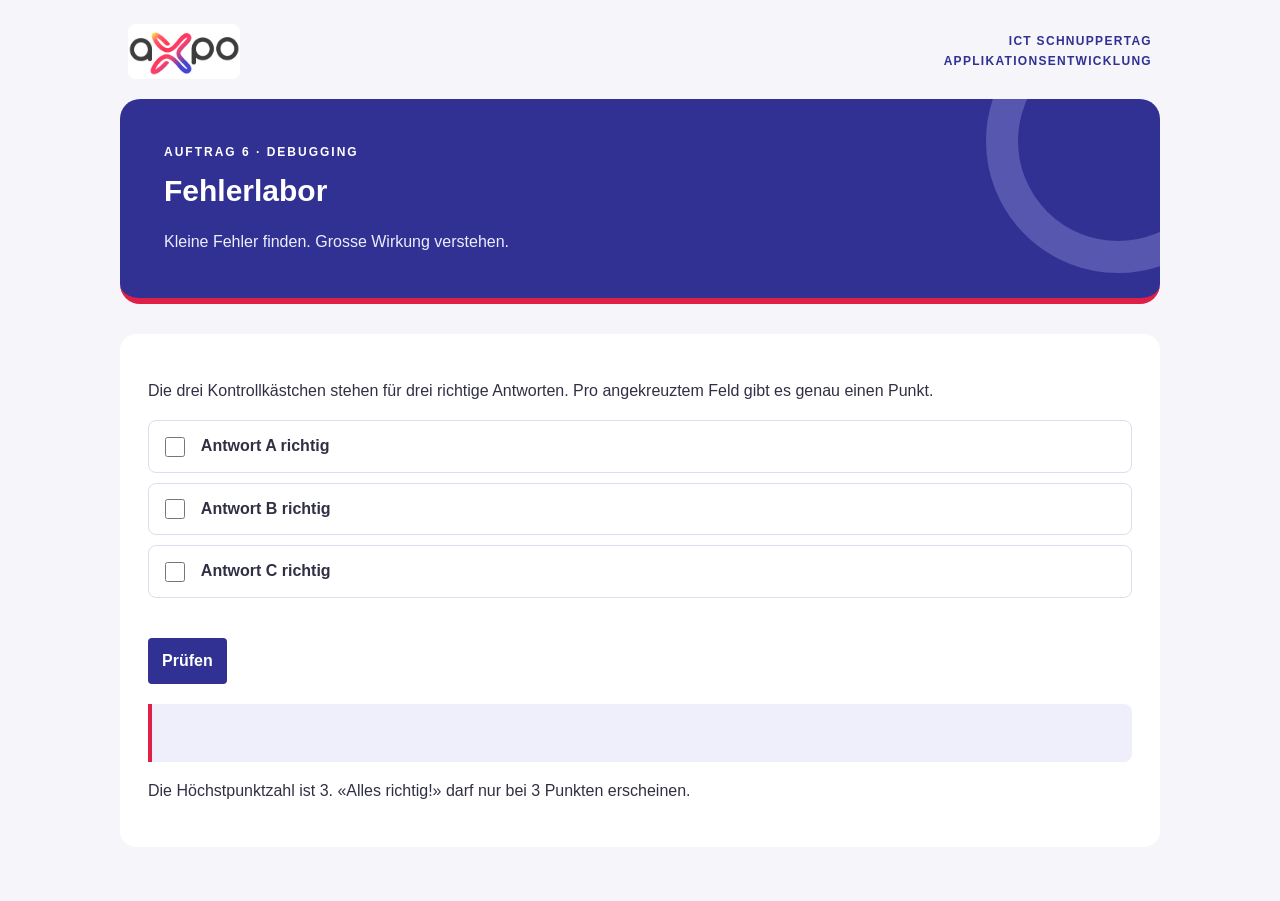
<file: Fehlersuche/index.html>
<!doctype html>
<html lang="de">
<meta charset="utf-8">
<meta name="viewport" content="width=device-width,initial-scale=1">
<title>Fehlerlabor</title>
<link rel="stylesheet" href="style.css">
<script src="script.js" defer></script>

<body>
    <div class="topbar"><img class="logo" src="axpo-logo.png" alt="Axpo" width="112" height="55"><span>ICT
            SCHNUPPERTAG<br>APPLIKATIONSENTWICKLUNG</span></div>
    <header>
        <p class="eyebrow">Auftrag 6 · Debugging</p>
        <h1>Fehlerlabor</h1>
        <p>Kleine Fehler finden. Grosse Wirkung verstehen.</p>
    </header>
    <main class="labor">
        <p>Die drei Kontrollkästchen stehen für drei richtige Antworten. Pro angekreuztem Feld gibt es genau einen
            Punkt.</p>
        <p><label><input type="checkbox" id="a"> Antwort A richtig</label><label><input type="checkbox" id="b"> Antwort
                B richtig</label><label><input type="checkbox" id="c"> Antwort C richtig</label></p><button id="pruefen"
            type="button">Prüfen</button>
        <p id="ausgabe" role="status"></p>
        <p>Die Höchstpunktzahl ist 3. «Alles richtig!» darf nur bei 3 Punkten erscheinen.</p>
    </main>
</body>

</html>
</file>
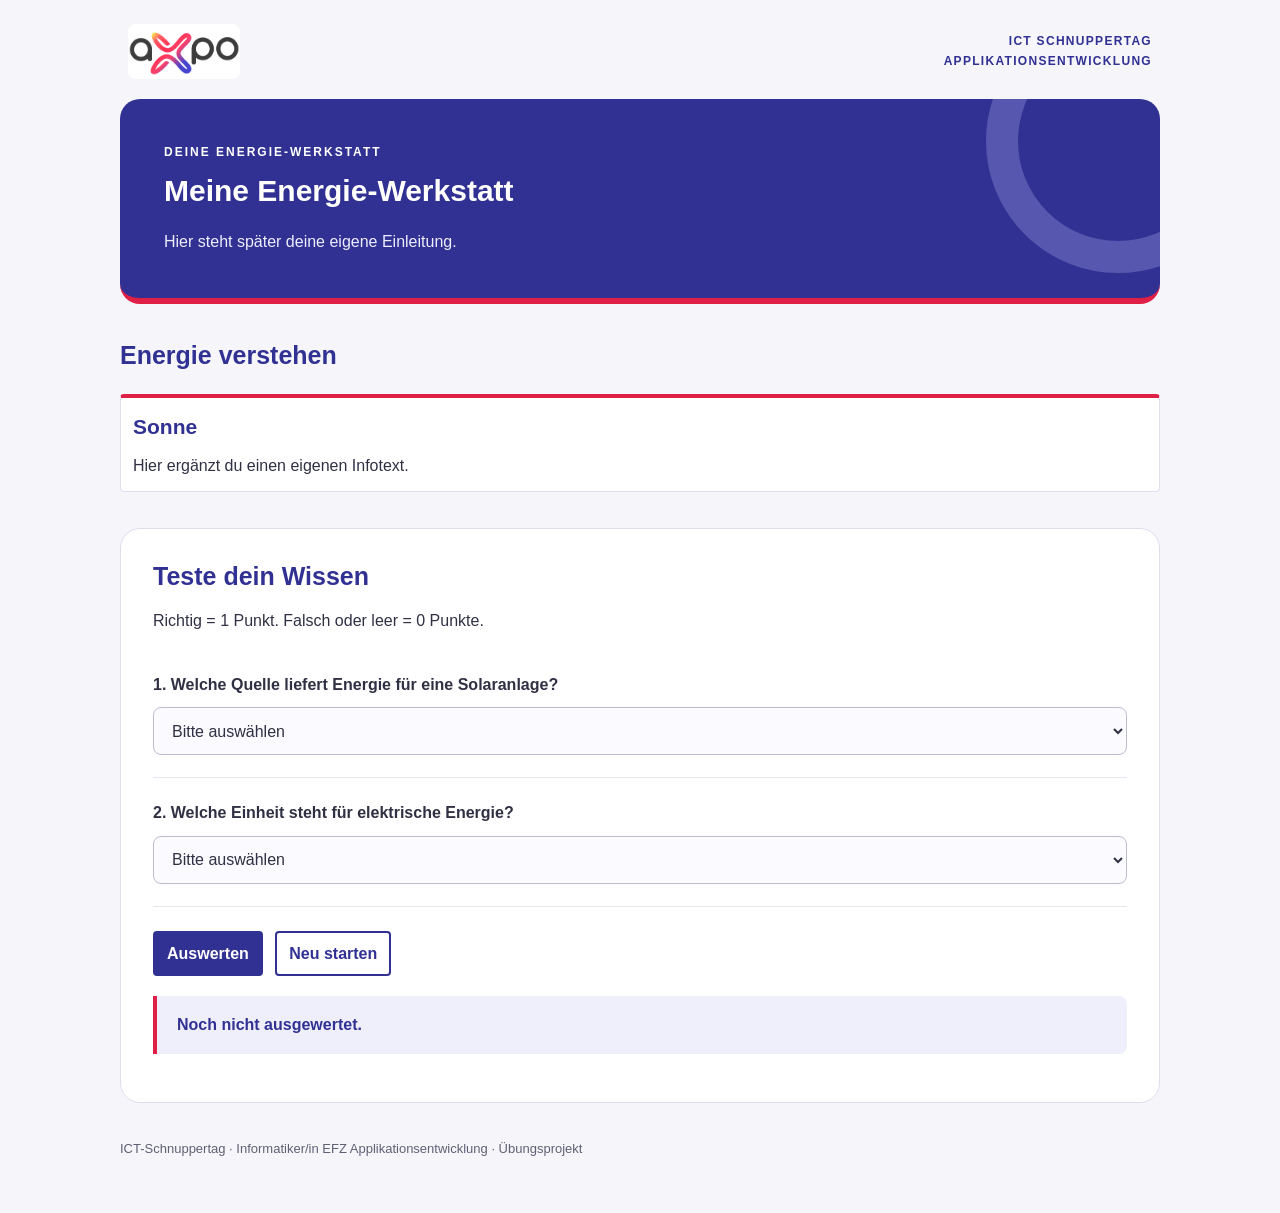
<file: Startvorlage/index.html>
<!doctype html>
<html lang="de">
<head>
  <meta charset="utf-8">
  <meta name="viewport" content="width=device-width, initial-scale=1">
  <title>Meine Energie-Werkstatt</title>
  <link rel="stylesheet" href="style.css">
  <script src="script.js" defer></script>
</head>
<body>
<div class="topbar"><img class="logo" src="axpo-logo.png" alt="Axpo" width="112" height="55"><span>ICT SCHNUPPERTAG<br>APPLIKATIONSENTWICKLUNG</span></div>

<header>
  <p class="eyebrow">Deine Energie-Werkstatt</p>
  <!-- A2: Titel und Einleitung selbst formulieren. -->
  <h1>Meine Energie-Werkstatt</h1><p>Hier steht später deine eigene Einleitung.</p>
</header>
<main>
<section aria-labelledby="wissen-titel">
  <h2 id="wissen-titel">Energie verstehen</h2>
  <div class="karten">
<article class="karte"><h3>Sonne</h3><p>Hier ergänzt du einen eigenen Infotext.</p></article>
<!-- A2: Ergänze zwei weitere Karten. -->
  </div>
</section>
<section aria-labelledby="quiz-titel">
  <h2 id="quiz-titel">Teste dein Wissen</h2>
  <p>Richtig = 1 Punkt. Falsch oder leer = 0 Punkte.</p>
<div class="frage">
  <label for="frage1">1. Welche Quelle liefert Energie für eine Solaranlage?</label>
  <select id="frage1">
    <option value="">Bitte auswählen</option>
    <option value="falsch">Wind</option>
    <option value="richtig">Sonne</option>
    <option value="falsch">Wasser</option>
  </select>
</div>
<div class="frage">
  <label for="frage2">2. Welche Einheit steht für elektrische Energie?</label>
  <select id="frage2">
    <option value="">Bitte auswählen</option>
    <option value="falsch">Volt</option>
    <option value="falsch">Watt</option>
    <option value="richtig">Kilowattstunde</option>
  </select>
</div>

  <!-- A2: Hier Frage 3, 4 und 5 ergänzen. -->
  <button id="auswerten" type="button">Auswerten</button>
  <button id="neustart" type="button">Neu starten</button>
  <p id="ergebnis" role="status" aria-live="polite">Noch nicht ausgewertet.</p>
</section>
</main>
<footer><p>ICT-Schnuppertag · Informatiker/in EFZ Applikationsentwicklung · Übungsprojekt</p></footer>
</body></html>
</file>
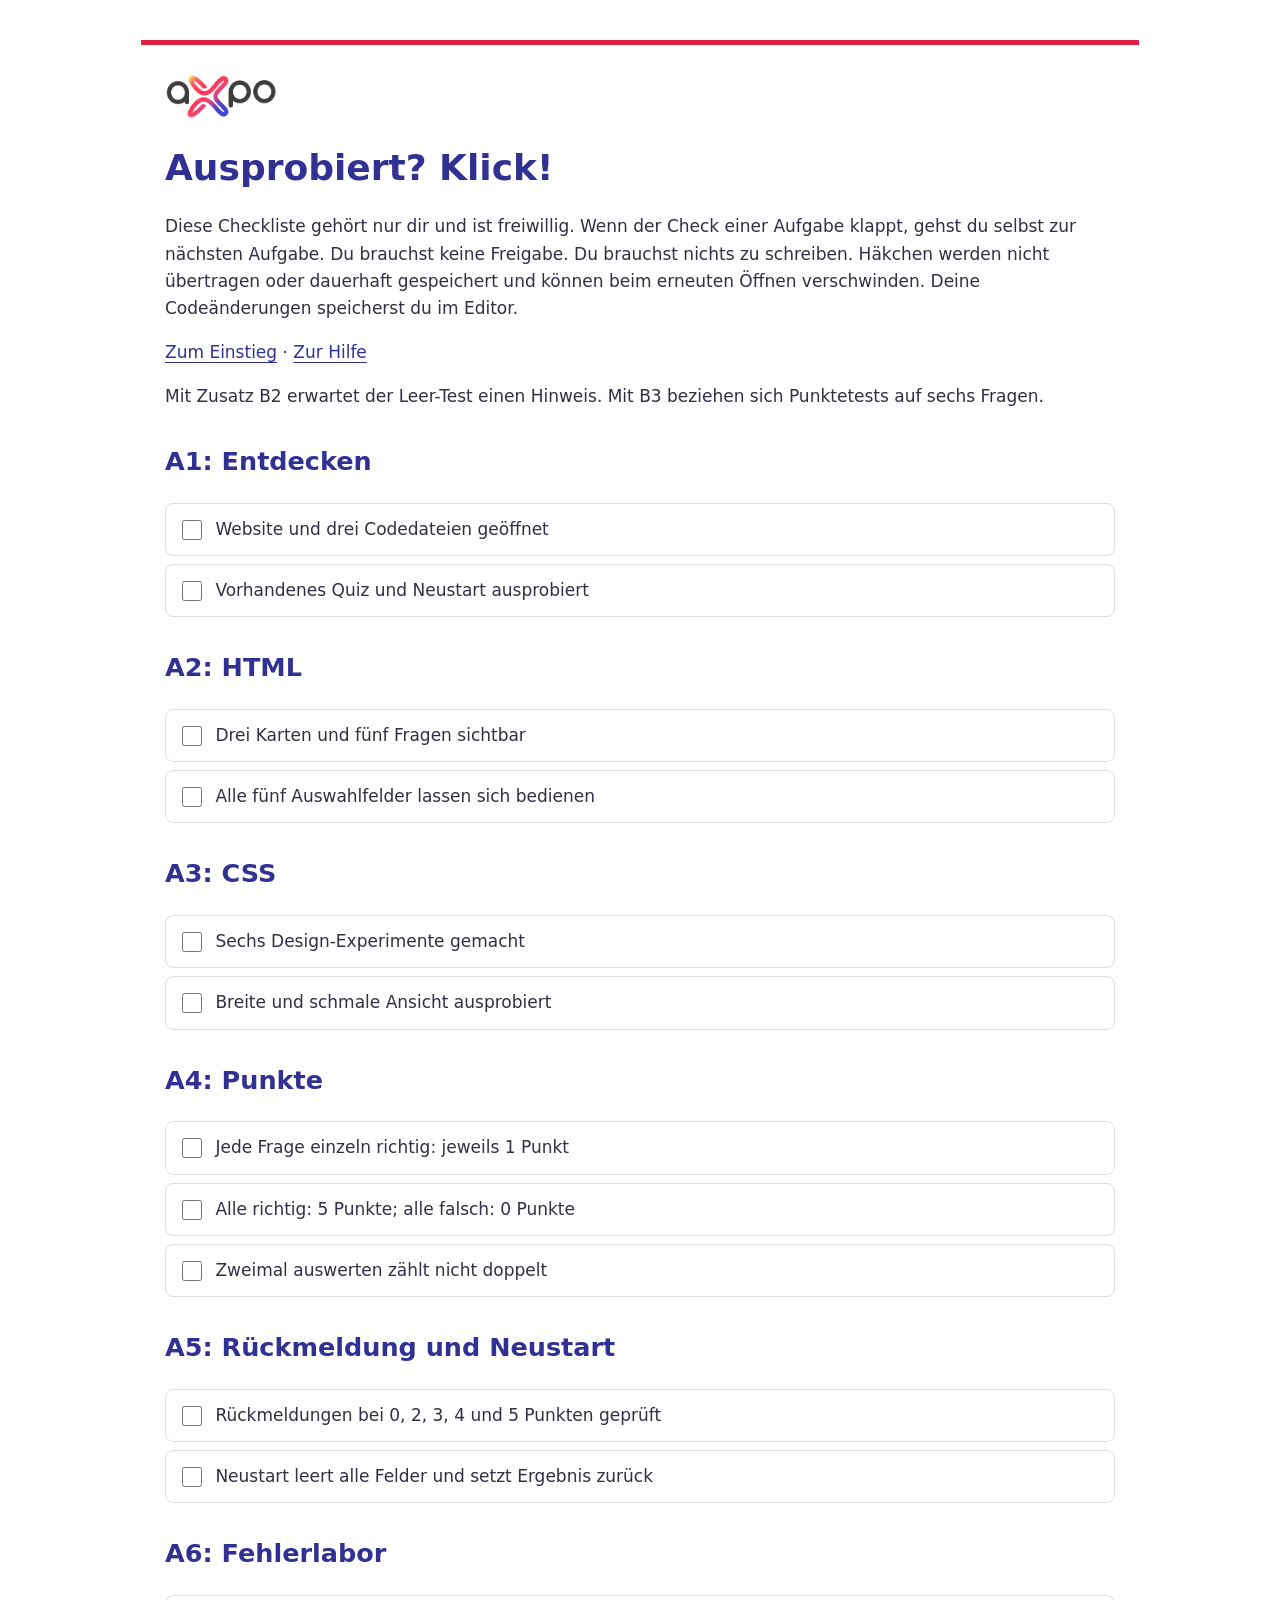
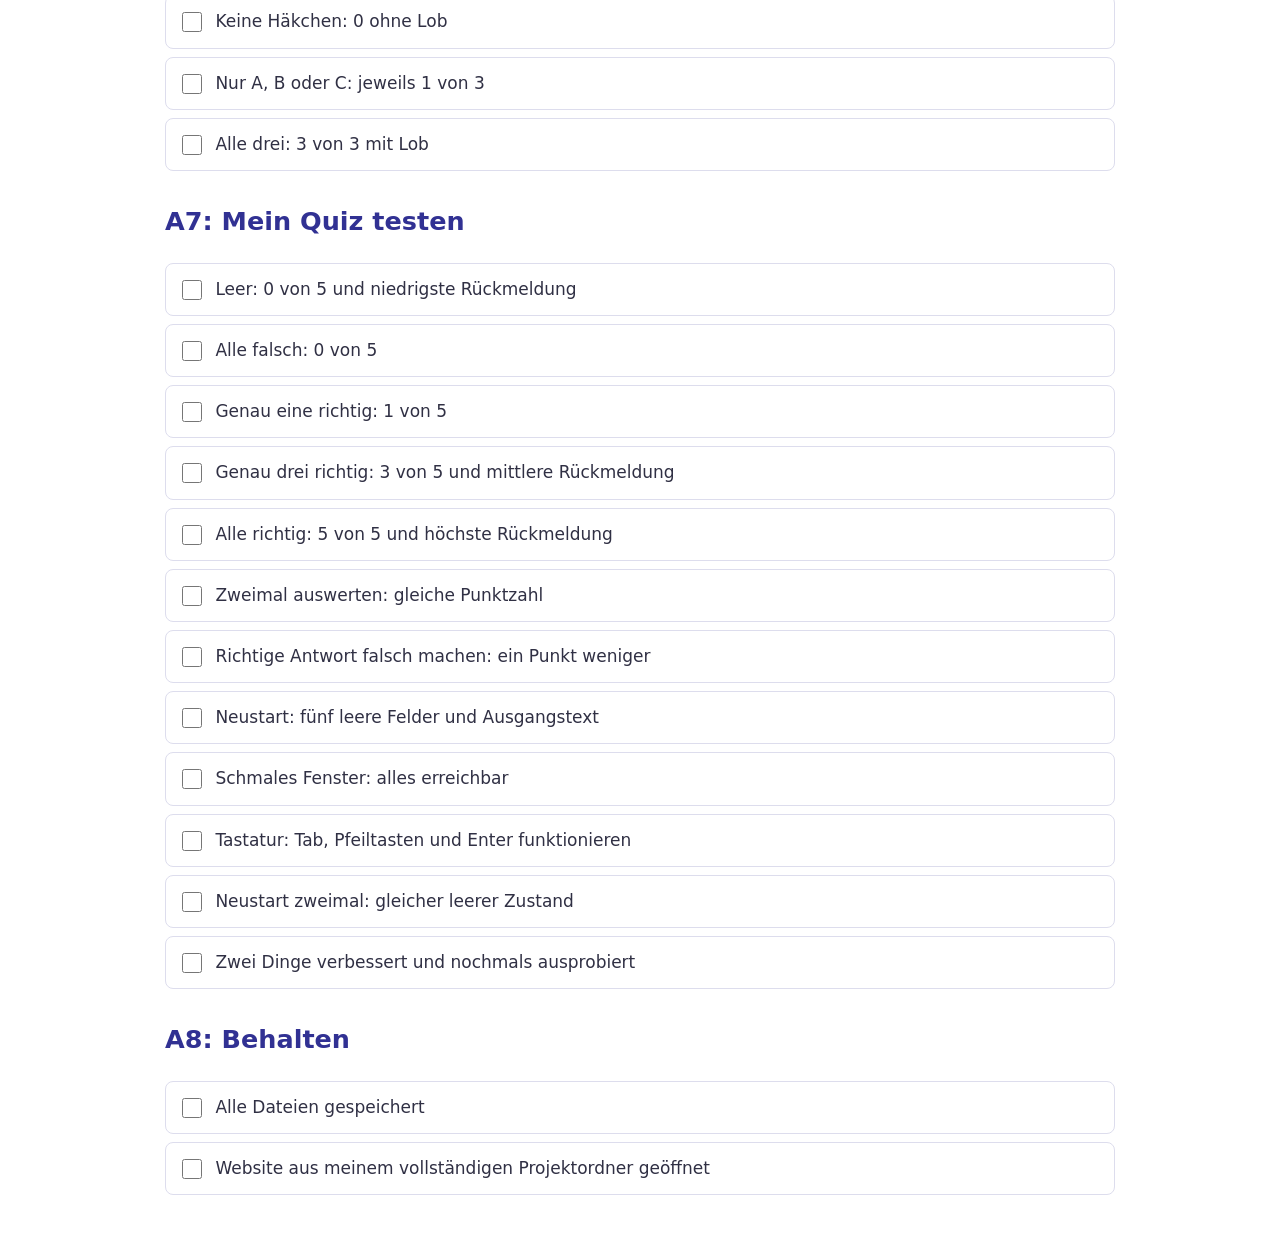
<file: CHECKS.html>
<!doctype html>
<html lang="de">

<head>
    <meta charset="utf-8">
    <meta name="viewport" content="width=device-width, initial-scale=1">
    <title>Freiwillige Klick-Checks</title>
    <style>
        body {
            font: 17px/1.6 system-ui, sans-serif;
            max-width: 950px;
            margin: 40px auto;
            padding: 0 24px;
            color: #303044
        }

        h1,
        h2,
        h3 {
            color: #313193
        }

        li {
            margin: 10px 0
        }

        code,
        pre,
        summary {
            background: #f0f0fa
        }

        pre {
            padding: 15px;
            white-space: pre-wrap
        }

        summary {
            cursor: pointer;
            padding: 12px;
            font-weight: bold
        }

        details {
            margin: 12px 0
        }

        a {
            color: #313193
        }

        body {
            border-top: 5px solid #e01f47;
            padding-top: 22px
        }

        h1 {
            font-size: 36px;
            line-height: 1.2
        }

        summary {
            border-left: 4px solid #e01f47;
            border-radius: 0 8px 8px 0
        }

        a {
            text-underline-offset: 4px
        }

        :focus-visible {
            outline: 3px solid #e01f47;
            outline-offset: 3px
        }

        pre {
            overflow-wrap: anywhere
        }

        img {
            display: block;
            width: 112px;
            height: auto;
            margin-bottom: 24px
        }

        label {
            display: block;
            padding: 12px;
            border: 1px solid #dddded;
            border-radius: 8px;
            margin: 8px 0
        }

        input {
            width: 20px;
            height: 20px;
            accent-color: #313193;
            vertical-align: middle;
            margin-right: 8px
        }

        section {
            margin: 30px 0
        }
    </style>
</head>

<body><img src="axpo-logo.png" alt="Axpo">
    <h1>Ausprobiert? Klick!</h1>
    <p>Diese Checkliste gehört nur dir und ist freiwillig. Wenn der Check einer Aufgabe klappt, gehst du selbst zur
        nächsten Aufgabe. Du brauchst keine Freigabe. Du brauchst nichts zu schreiben. Häkchen werden nicht übertragen
        oder dauerhaft gespeichert und können beim erneuten Öffnen verschwinden. Deine Codeänderungen speicherst du im
        Editor.</p>
    <p><a href="START_HIER.html">Zum Einstieg</a> · <a href="HILFE.html">Zur Hilfe</a></p>
    <p>Mit Zusatz B2 erwartet der Leer-Test einen Hinweis. Mit B3 beziehen sich Punktetests auf sechs Fragen.</p>
    <section>
        <h2>A1: Entdecken</h2><label><input type="checkbox"> Website und drei Codedateien geöffnet</label><label><input
                type="checkbox"> Vorhandenes Quiz und Neustart ausprobiert</label>
    </section>
    <section>
        <h2>A2: HTML</h2><label><input type="checkbox"> Drei Karten und fünf Fragen sichtbar</label><label><input
                type="checkbox"> Alle fünf Auswahlfelder lassen sich bedienen</label>
    </section>
    <section>
        <h2>A3: CSS</h2><label><input type="checkbox"> Sechs Design-Experimente gemacht</label><label><input
                type="checkbox"> Breite und schmale Ansicht ausprobiert</label>
    </section>
    <section>
        <h2>A4: Punkte</h2><label><input type="checkbox"> Jede Frage einzeln richtig: jeweils 1
            Punkt</label><label><input type="checkbox"> Alle richtig: 5 Punkte; alle falsch: 0
            Punkte</label><label><input type="checkbox"> Zweimal auswerten zählt nicht doppelt</label>
    </section>
    <section>
        <h2>A5: Rückmeldung und Neustart</h2><label><input type="checkbox"> Rückmeldungen bei 0, 2, 3, 4 und 5 Punkten
            geprüft</label><label><input type="checkbox"> Neustart leert alle Felder und setzt Ergebnis zurück</label>
    </section>
    <section>
        <h2>A6: Fehlerlabor</h2><label><input type="checkbox"> Keine Häkchen: 0 ohne Lob</label><label><input
                type="checkbox"> Nur A, B oder C: jeweils 1 von 3</label><label><input type="checkbox"> Alle drei: 3 von
            3 mit Lob</label>
    </section>
    <section>
        <h2>A7: Mein Quiz testen</h2><label><input type="checkbox"> Leer: 0 von 5 und niedrigste
            Rückmeldung</label><label><input type="checkbox"> Alle falsch: 0 von 5</label><label><input type="checkbox">
            Genau eine richtig: 1 von 5</label><label><input type="checkbox"> Genau drei richtig: 3 von 5 und mittlere
            Rückmeldung</label><label><input type="checkbox"> Alle richtig: 5 von 5 und höchste
            Rückmeldung</label><label><input type="checkbox"> Zweimal auswerten: gleiche Punktzahl</label><label><input
                type="checkbox"> Richtige Antwort falsch machen: ein Punkt weniger</label><label><input type="checkbox">
            Neustart: fünf leere Felder und Ausgangstext</label><label><input type="checkbox"> Schmales Fenster: alles
            erreichbar</label><label><input type="checkbox"> Tastatur: Tab, Pfeiltasten und Enter
            funktionieren</label><label><input type="checkbox"> Neustart zweimal: gleicher leerer
            Zustand</label><label><input type="checkbox"> Zwei Dinge verbessert und nochmals ausprobiert</label>
    </section>
    <section>
        <h2>A8: Behalten</h2><label><input type="checkbox"> Alle Dateien gespeichert</label><label><input
                type="checkbox"> Website aus meinem vollständigen Projektordner geöffnet</label>
    </section>
</body>

</html>
</file>
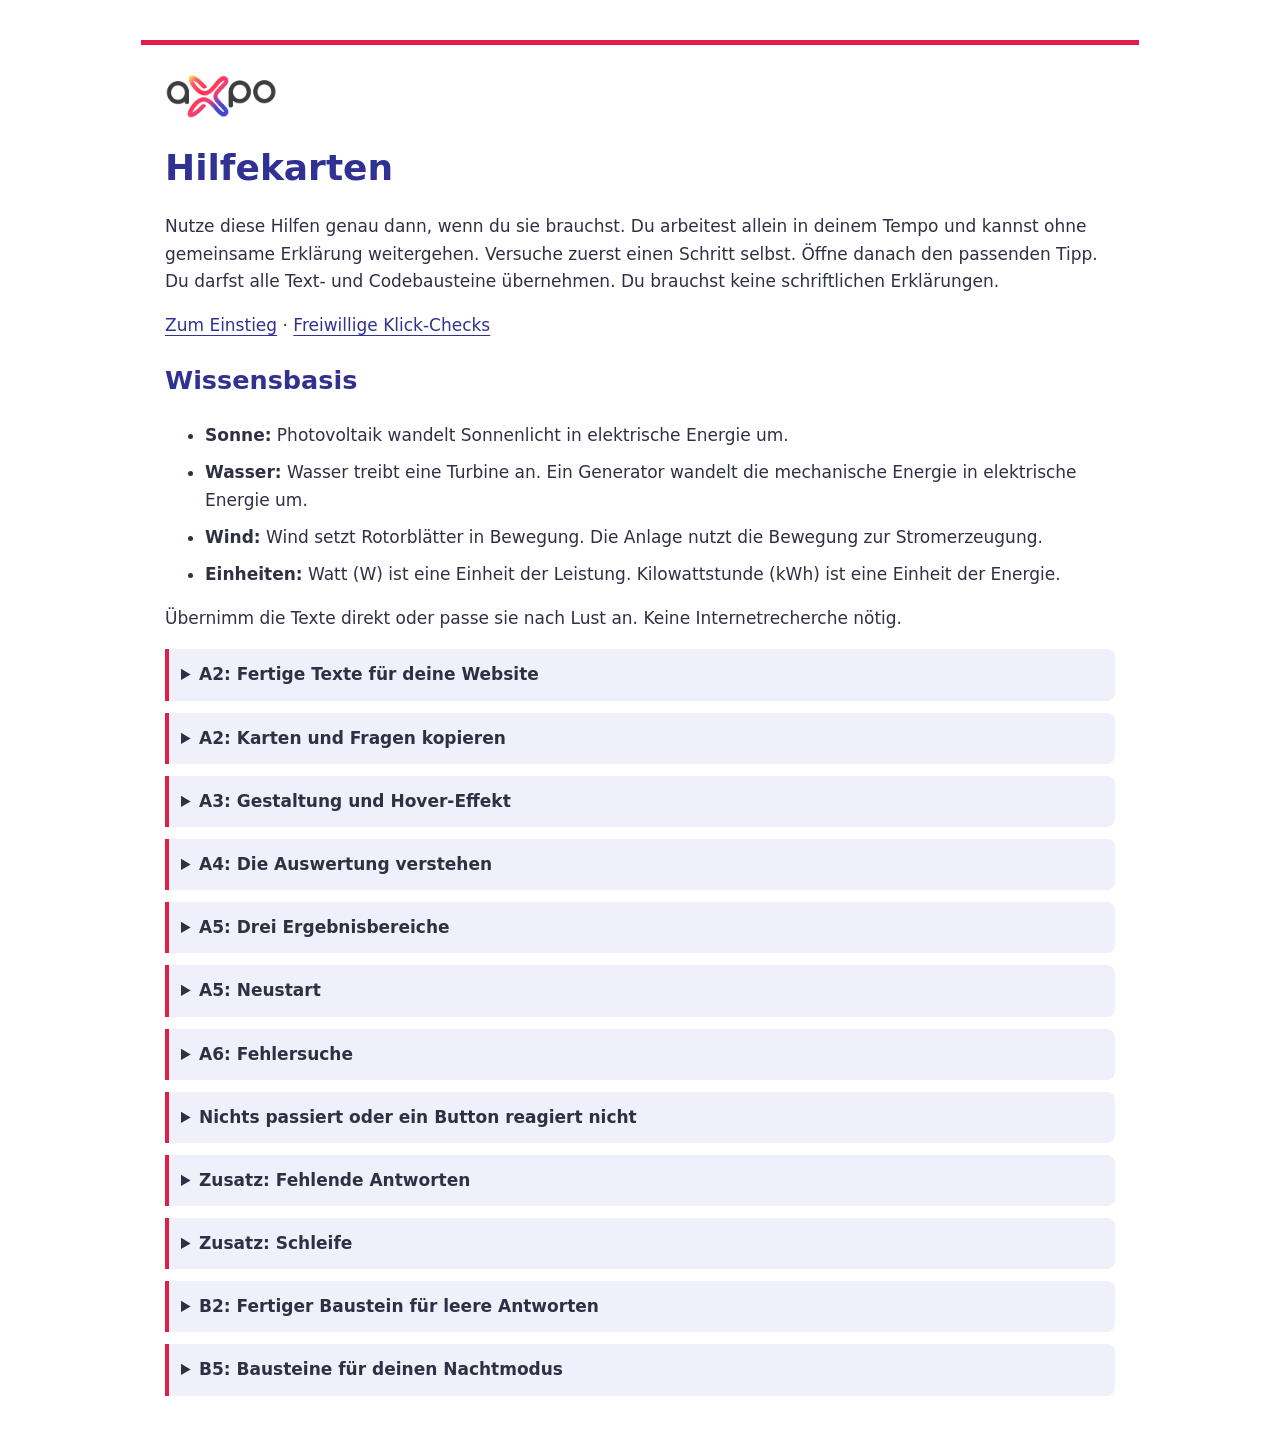
<file: HILFE.html>
<!doctype html><html lang="de"><meta charset="utf-8"><meta name="viewport" content="width=device-width,initial-scale=1"><title>Hilfekarten</title><style>body{font:17px/1.6 system-ui,sans-serif;max-width:950px;margin:40px auto;padding:0 24px;color:#303044}h1,h2,h3{color:#313193}li{margin:10px 0}code,pre,summary{background:#f0f0fa}pre{padding:15px;white-space:pre-wrap}summary{cursor:pointer;padding:12px;font-weight:bold}details{margin:12px 0}a{color:#313193}body{border-top:5px solid #e01f47;padding-top:22px}h1{font-size:36px;line-height:1.2}summary{border-left:4px solid #e01f47;border-radius:0 8px 8px 0}a{text-underline-offset:4px}:focus-visible{outline:3px solid #e01f47;outline-offset:3px}pre{overflow-wrap:anywhere}img{display:block;width:112px;height:auto;margin-bottom:24px}</style><body><img src="axpo-logo.png" alt="Axpo" width="112" height="55"><h1>Hilfekarten</h1><p>Nutze diese Hilfen genau dann, wenn du sie brauchst. Du arbeitest allein in deinem Tempo und kannst ohne gemeinsame Erklärung weitergehen. Versuche zuerst einen Schritt selbst. Öffne danach den passenden Tipp. Du darfst alle Text- und Codebausteine übernehmen. Du brauchst keine schriftlichen Erklärungen.</p><p><a href="START_HIER.html">Zum Einstieg</a> · <a href="CHECKS.html">Freiwillige Klick-Checks</a></p><h2>Wissensbasis</h2><ul><li><strong>Sonne:</strong> Photovoltaik wandelt Sonnenlicht in elektrische Energie um.</li><li><strong>Wasser:</strong> Wasser treibt eine Turbine an. Ein Generator wandelt die mechanische Energie in elektrische Energie um.</li><li><strong>Wind:</strong> Wind setzt Rotorblätter in Bewegung. Die Anlage nutzt die Bewegung zur Stromerzeugung.</li><li><strong>Einheiten:</strong> Watt (W) ist eine Einheit der Leistung. Kilowattstunde (kWh) ist eine Einheit der Energie.</li></ul><p>Übernimm die Texte direkt oder passe sie nach Lust an. Keine Internetrecherche nötig.</p><details><summary>A2: Fertige Texte für deine Website</summary><p>Titel: Energie entdecken</p><p>Einleitung: Entdecke drei Energiequellen. Teste danach dein Wissen in fünf Fragen und prüfe deine Punktzahl.</p><p>Sonne: Eine Photovoltaikanlage wandelt Sonnenlicht in elektrische Energie um.</p><p>Wasser: Wasser treibt in einem Wasserkraftwerk eine Turbine an. Ein Generator erzeugt elektrische Energie.</p><p>Wind: Wind bewegt die Rotorblätter einer Windanlage. Die Drehbewegung wird zur Stromerzeugung genutzt.</p><p>Frage 3: Welche Energie nutzt ein Wasserkraftwerk? Antworten: Energie des Wassers (richtig), Energie aus Erdgas, direktes Sonnenlicht.</p><p>Frage 4: Was treibt die Rotorblätter einer Windanlage an? Antworten: eine Batterie, Wind (richtig), ein Solarmodul.</p><p>Frage 5: Welche Einheit steht für elektrische Leistung? Antworten: Kilowattstunde, Meter, Watt (richtig).</p></details><details><summary>A2: Karten und Fragen kopieren</summary><p>Kopiere für eine Karte den vollständigen Block von <code>&lt;article class="karte"&gt;</code> bis <code>&lt;/article&gt;</code>. Füge ihn nach der ersten Karte ein und ändere Überschrift und Text.</p><p>Kopiere für eine Frage den vollständigen zweiten Block von <code>&lt;div class="frage"&gt;</code> bis zum zugehörigen <code>&lt;/div&gt;</code>. Ändere frage2 in <code>for</code> und <code>id</code> zu frage3. Passe Nummer, Frage und drei Antworten an. Genau eine Antwort bekommt <code>value="richtig"</code>, die anderen <code>value="falsch"</code>. Der Platzhalter behält <code>value=""</code>. Wiederhole dies für frage4 und frage5.</p></details><details><summary>A3: Gestaltung und Hover-Effekt</summary><p>color = Textfarbe; background = Hintergrund; font-size = Schriftgrösse; padding = Innenabstand; margin = Aussenabstand; border-radius = Rundung. Ändere vorhandene Werte an ihrer Stelle.</p><p>Füge für einen Hover-Effekt am Ende hinzu:</p><pre>button:hover {
  background: #24246e;
}</pre><p>Fahre mit der Maus über den Button und prüfe den Farbwechsel.</p></details><details><summary>A4: Die Auswertung verstehen</summary><pre>if (document.getElementById("frage1").value === "richtig") {
  punkte = punkte + 1;
}</pre><p>getElementById sucht die ID. .value liest die Auswahl. === vergleicht. if führt den Inhalt in { } nur bei erfüllter Bedingung aus. Kopiere den Block viermal und ändere die IDs. Alle Prüfungen stehen innerhalb von auswerten() und vor der Ergebnisanzeige.</p><p>let punkte = 0; muss bei jedem Klick neu ausgeführt werden, damit alte Punkte nicht mitgezählt werden.</p></details><details><summary>A5: Drei Ergebnisbereiche</summary><pre>if (punkte === 5) {
  ergebnis.textContent += " - Alles richtig!";
} else if (punkte >= 3) {
  ergebnis.textContent += " - Gut gemacht, versuche es nochmals.";
} else {
  ergebnis.textContent += " - Lies die Karten und versuche es erneut.";
}</pre><p>+= hängt Text an. Die erste passende Bedingung gewinnt. Du darfst die Rückmeldungen direkt übernehmen oder kurz anpassen.</p></details><details><summary>A5: Neustart</summary><p>Kopiere die vorhandene Zeile in neuStarten() für die anderen vier IDs. Ein leerer Wert setzt die Auswahl auf den Platzhalter. Ergänze innerhalb der Funktion:</p><pre>document.getElementById("ergebnis").textContent = "Noch nicht ausgewertet.";</pre></details><details><summary>A6: Fehlersuche</summary><p>Teste ohne Häkchen, nur A, nur B, nur C und alle drei. Vergleiche die Anzeige mit dem erwarteten Ergebnis. Du brauchst nichts zu notieren. Suche danach die verantwortliche Zeile. .checked ist wahr, wenn ein Kästchen angekreuzt ist. Die drei Fehler betreffen das Zählen, die angezeigte Höchstpunktzahl und die Bedingung für den Lobtext.</p></details><details><summary>Nichts passiert oder ein Button reagiert nicht</summary><ol><li>Speichere alle Dateien und lade den Browser neu.</li><li>Prüfe, ob Editor und Browser denselben Ordner verwenden.</li><li>Vergleiche Dateinamen, IDs, Anführungszeichen und Klammern.</li><li>Prüfe, ob alle fünf Felder existieren. Ein fehlendes Feld kann die Auswertung unterbrechen.</li><li>Mache die letzte Änderung rückgängig und probiere einen kleineren Schritt.</li></ol></details><details><summary>Zusatz: Fehlende Antworten</summary><p>Lies die fünf Werte am Anfang von auswerten() ein. Ein leeres Feld hat den Wert <code>""</code>. Verbinde die fünf Vergleiche mit <code>||</code> (oder). Zeige bei mindestens einem leeren Feld einen Hinweis und beende mit <code>return;</code>. Passe Test 1 an: Statt 0 Punkten wird ein Hinweis erwartet.</p></details><details><summary>Zusatz: Schleife</summary><pre>for (let i = 1; i &lt;= 5; i++) {
  if (document.getElementById("frage" + i).value === "richtig") {
    punkte = punkte + 1;
  }
}</pre><p>i beginnt bei 1; i++ erhöht um 1. Die Schleife läuft bis 5. Ersetze die alten fünf Prüfungen, sonst werden Punkte doppelt gezählt. Führe die Tests erneut aus.</p></details><details><summary>B2: Fertiger Baustein für leere Antworten</summary><p>Füge dies am Anfang von auswerten() ein, vor dem Zählen. Bei sechs Fragen ergänzt du einen Vergleich für frage6.</p><pre>if (document.getElementById("frage1").value === "" ||
    document.getElementById("frage2").value === "" ||
    document.getElementById("frage3").value === "" ||
    document.getElementById("frage4").value === "" ||
    document.getElementById("frage5").value === "") {
  document.getElementById("ergebnis").textContent = "Bitte beantworte alle Fragen.";
  return;
}</pre><p>|| bedeutet «oder». return beendet diesen Versuch, bevor Punkte gezählt werden.</p></details><details><summary>B5: Bausteine für deinen Nachtmodus</summary><p>Füge in index.html innerhalb von header diesen Button ein:</p><pre>&lt;button id="modus" type="button" aria-pressed="false"&gt;Nachtmodus&lt;/button&gt;</pre><p>Füge am Ende von style.css die Regeln hinzu. Passe die Farben nach Wunsch an, behalte guten Kontrast.</p><pre>body.nacht { background: #17172c; color: #eeeeff; }
.nacht h2, .nacht h3, .nacht .topbar span { color: #bfbfff; }
.nacht .karte, .nacht section[aria-labelledby="quiz-titel"] {
  background: #252540; border-color: #494966;
}
.nacht select { background: #17172c; color: #eeeeff; }
.nacht #ergebnis { background: #34345b; color: #eeeeff; }
.nacht footer { color: #bcbcd1; }</pre><p>Füge am Ende von script.js hinzu:</p><pre>document.getElementById("modus").addEventListener("click", function () {
  const nacht = document.body.classList.toggle("nacht");
  this.textContent = nacht ? "Tagmodus" : "Nachtmodus";
  this.setAttribute("aria-pressed", String(nacht));
});</pre><p>classList.toggle schaltet die CSS-Klasse ein oder aus. Probiere beide Zustände aus.</p></details></body></html>
</file>
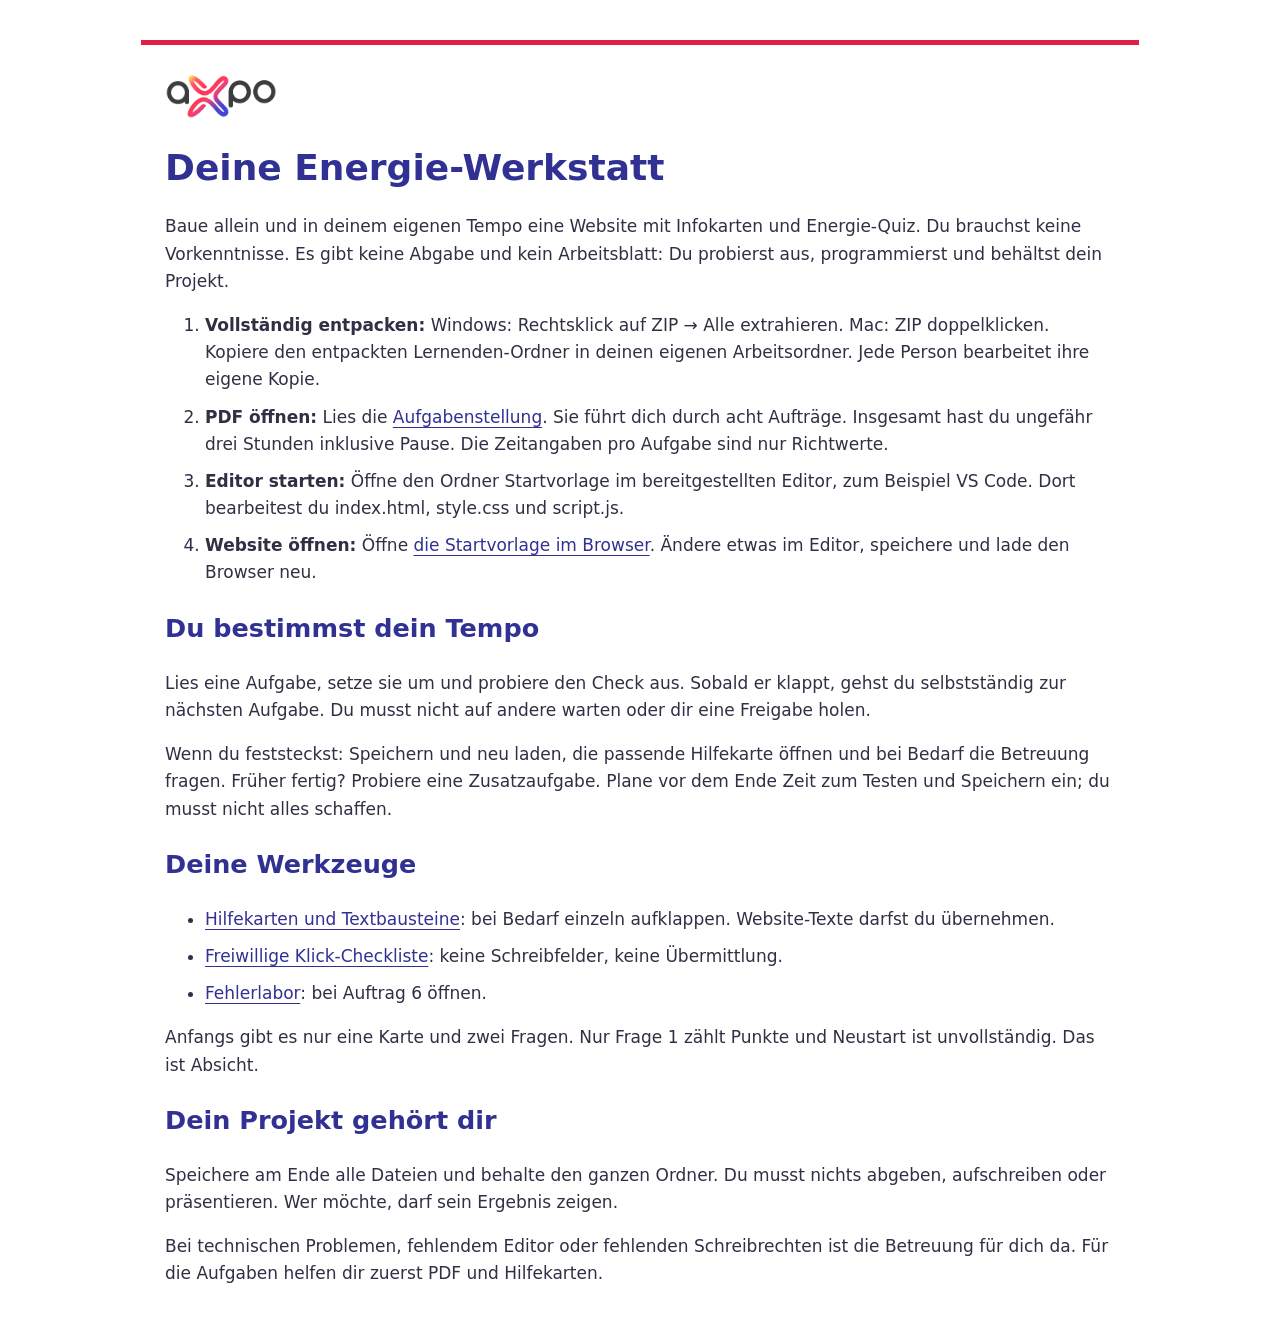
<file: START_HIER.html>
<!doctype html>
<html lang="de">
<meta charset="utf-8">
<meta name="viewport" content="width=device-width,initial-scale=1">
<title>Deine Energie-Werkstatt</title>
<style>
    body {
        font: 17px/1.6 system-ui, sans-serif;
        max-width: 950px;
        margin: 40px auto;
        padding: 0 24px;
        color: #303044
    }

    h1,
    h2,
    h3 {
        color: #313193
    }

    li {
        margin: 10px 0
    }

    code,
    pre,
    summary {
        background: #f0f0fa
    }

    pre {
        padding: 15px;
        white-space: pre-wrap
    }

    summary {
        cursor: pointer;
        padding: 12px;
        font-weight: bold
    }

    details {
        margin: 12px 0
    }

    a {
        color: #313193
    }

    body {
        border-top: 5px solid #e01f47;
        padding-top: 22px
    }

    h1 {
        font-size: 36px;
        line-height: 1.2
    }

    summary {
        border-left: 4px solid #e01f47;
        border-radius: 0 8px 8px 0
    }

    a {
        text-underline-offset: 4px
    }

    :focus-visible {
        outline: 3px solid #e01f47;
        outline-offset: 3px
    }

    pre {
        overflow-wrap: anywhere
    }

    img {
        display: block;
        width: 112px;
        height: auto;
        margin-bottom: 24px
    }
</style>

<body><img src="axpo-logo.png" alt="Axpo" width="112" height="55">
    <h1>Deine Energie-Werkstatt</h1>
    <p>Baue allein und in deinem eigenen Tempo eine Website mit Infokarten und Energie-Quiz. Du brauchst keine
        Vorkenntnisse. Es gibt keine Abgabe und kein Arbeitsblatt: Du probierst aus, programmierst und behältst dein
        Projekt.</p>
    <ol>
        <li><strong>Vollständig entpacken:</strong> Windows: Rechtsklick auf ZIP → Alle extrahieren. Mac: ZIP
            doppelklicken. Kopiere den entpackten Lernenden-Ordner in deinen eigenen Arbeitsordner. Jede Person
            bearbeitet ihre eigene Kopie.</li>
        <li><strong>PDF öffnen:</strong> Lies die <a href="Aufgabenstellung_Schnupperlernende.pdf">Aufgabenstellung</a>.
            Sie führt dich durch acht Aufträge. Insgesamt hast du ungefähr drei Stunden inklusive Pause. Die Zeitangaben
            pro Aufgabe sind nur Richtwerte.</li>
        <li><strong>Editor starten:</strong> Öffne den Ordner Startvorlage im bereitgestellten Editor, zum Beispiel VS
            Code. Dort bearbeitest du index.html, style.css und script.js.</li>
        <li><strong>Website öffnen:</strong> Öffne <a href="Startvorlage/index.html">die Startvorlage im Browser</a>.
            Ändere etwas im Editor, speichere und lade den Browser neu.</li>
    </ol>
    <h2>Du bestimmst dein Tempo</h2>
    <p>Lies eine Aufgabe, setze sie um und probiere den Check aus. Sobald er klappt, gehst du selbstständig zur nächsten
        Aufgabe. Du musst nicht auf andere warten oder dir eine Freigabe holen.</p>
    <p>Wenn du feststeckst: Speichern und neu laden, die passende Hilfekarte öffnen und bei Bedarf die Betreuung fragen.
        Früher fertig? Probiere eine Zusatzaufgabe. Plane vor dem Ende Zeit zum Testen und Speichern ein; du musst nicht
        alles schaffen.</p>
    <h2>Deine Werkzeuge</h2>
    <ul>
        <li><a href="HILFE.html">Hilfekarten und Textbausteine</a>: bei Bedarf einzeln aufklappen. Website-Texte darfst
            du übernehmen.</li>
        <li><a href="CHECKS.html">Freiwillige Klick-Checkliste</a>: keine Schreibfelder, keine Übermittlung.</li>
        <li><a href="Fehlersuche/index.html">Fehlerlabor</a>: bei Auftrag 6 öffnen.</li>
    </ul>
    <p>Anfangs gibt es nur eine Karte und zwei Fragen. Nur Frage 1 zählt Punkte und Neustart ist unvollständig. Das ist
        Absicht.</p>
    <h2>Dein Projekt gehört dir</h2>
    <p>Speichere am Ende alle Dateien und behalte den ganzen Ordner. Du musst nichts abgeben, aufschreiben oder
        präsentieren. Wer möchte, darf sein Ergebnis zeigen.</p>
    <p>Bei technischen Problemen, fehlendem Editor oder fehlenden Schreibrechten ist die Betreuung für dich da. Für die
        Aufgaben helfen dir zuerst PDF und Hilfekarten.</p>
</body>

</html>
</file>
<file: Fehlersuche/style.css>
/* Axpo-inspirierte Gestaltung. A3: Werte einzeln ändern und prüfen. */
* { box-sizing: border-box; }
body {
  font-family: Arial, sans-serif;
  font-size: 16px;
  line-height: 1.6;
  color: #303044;
  background: #f5f5fa;
  margin: 0;
  padding: 24px;
}
.topbar, header, main, footer { max-width: 1040px; margin: auto; }
.topbar { display: flex; align-items: center; justify-content: space-between; gap: 20px; padding: 0 8px 20px; }
.logo { display: block; width: 112px; height: auto; background: white; border-radius: 8px; }
.topbar span { color: #313193; font-size: 12px; font-weight: bold; letter-spacing: 1.3px; text-align: right; }
header { position: relative; overflow: hidden; background: #313193; color: white; padding: 44px; border-radius: 20px; border-bottom: 6px solid #e01f47; }
header::after { content: ""; position: absolute; width: 200px; height: 200px; border: 32px solid #5757af; border-radius: 50%; right: -90px; top: -90px; pointer-events: none; }
.eyebrow { margin: 0 0 12px; font-size: 12px; font-weight: bold; letter-spacing: 2px; text-transform: uppercase; }
h1 { font-size: 30px; line-height: 1.15; color: white; margin: 0 0 20px; max-width: 700px; }
header p:not(.eyebrow) { max-width: 650px; margin: 0; color: #ededff; }
h2 { font-size: 25px; line-height: 1.25; color: #313193; margin: 0 0 12px; }
h3 { color: #313193; font-size: 21px; margin: 0 0 10px; }
section { margin: 36px 0; }
.karten { display: flex; flex-wrap: wrap; gap: 16px; margin-top: 22px; }
.karte {
  flex: 1 1 220px;
  background: white;
  padding: 12px;
  border-radius: 4px;
  border: 1px solid #dddded;
  border-top: 4px solid #e01f47;
}
.karte p { margin: 0; }
section[aria-labelledby="quiz-titel"] { background: white; border: 1px solid #dddded; border-radius: 20px; padding: 32px; }
.frage { margin: 0; padding: 22px 0; border-bottom: 1px solid #e7e7f1; }
label { display: block; font-weight: bold; margin-bottom: 10px; }
select { display: block; font: inherit; width: 100%; max-width: 100%; min-height: 48px; padding: 10px 14px; color: #303044; background: #fafaff; border: 1px solid #bcbcd3; border-radius: 8px; }
button {
  font: inherit;
  font-weight: bold;
  min-height: 44px;
  padding: 8px 12px;
  margin: 24px 8px 4px 0;
  background: #313193;
  color: white;
  border: 2px solid transparent;
  border-radius: 4px;
  cursor: pointer;
}
#neustart { background: white; color: #313193; border-color: #313193; }
:focus-visible { outline: 3px solid #e01f47; outline-offset: 4px; }
/* A3: Ergänze hier eine Regel für button:hover. */
#ergebnis, #ausgabe { font-weight: bold; min-height: 58px; padding: 16px 20px; background: #efeffb; color: #313193; border-left: 4px solid #e01f47; border-radius: 0 8px 8px 0; }
footer { padding: 0 0 16px; font-size: 13px; color: #606075; }
header nav { margin-top: 20px; }
header a { color: white; text-underline-offset: 5px; }
#modus { border-color: #bdbdf4; margin-top: 16px; }
@media (max-width: 600px) {
  body { padding: 16px; }
  .topbar { gap: 12px; }
  .topbar span { font-size: 10px; letter-spacing: 0.5px; }
  .logo { width: 94px; }
  header { padding: 30px 24px; }
  header::after { right: -145px; }
  section[aria-labelledby="quiz-titel"] { padding: 24px 20px; }
  h1 { overflow-wrap: anywhere; }
  button { width: 100%; margin-right: 0; }
  #neustart { margin-top: 8px; }
}

.labor { margin: 30px auto; background: white; padding: 28px; border-radius: 16px; }
input[type="checkbox"] { width: 20px; height: 20px; accent-color: #313193; vertical-align: middle; margin-right: 12px; }
.labor label { padding: 12px; border: 1px solid #dddded; border-radius: 8px; }
button:hover { background: #24246e; }
</file>
<file: Startvorlage/style.css>
/* Axpo-inspirierte Gestaltung. A3: Werte einzeln ändern und prüfen. */
* { box-sizing: border-box; }
body {
  font-family: Arial, sans-serif;
  font-size: 16px;
  line-height: 1.6;
  color: #303044;
  background: #f5f5fa;
  margin: 0;
  padding: 24px;
}
.topbar, header, main, footer { max-width: 1040px; margin: auto; }
.topbar { display: flex; align-items: center; justify-content: space-between; gap: 20px; padding: 0 8px 20px; }
.logo { display: block; width: 112px; height: auto; background: white; border-radius: 8px; }
.topbar span { color: #313193; font-size: 12px; font-weight: bold; letter-spacing: 1.3px; text-align: right; }
header { position: relative; overflow: hidden; background: #313193; color: white; padding: 44px; border-radius: 20px; border-bottom: 6px solid #e01f47; }
header::after { content: ""; position: absolute; width: 200px; height: 200px; border: 32px solid #5757af; border-radius: 50%; right: -90px; top: -90px; pointer-events: none; }
.eyebrow { margin: 0 0 12px; font-size: 12px; font-weight: bold; letter-spacing: 2px; text-transform: uppercase; }
h1 { font-size: 30px; line-height: 1.15; color: white; margin: 0 0 20px; max-width: 700px; }
header p:not(.eyebrow) { max-width: 650px; margin: 0; color: #ededff; }
h2 { font-size: 25px; line-height: 1.25; color: #313193; margin: 0 0 12px; }
h3 { color: #313193; font-size: 21px; margin: 0 0 10px; }
section { margin: 36px 0; }
.karten { display: flex; flex-wrap: wrap; gap: 16px; margin-top: 22px; }
.karte {
  flex: 1 1 220px;
  background: white;
  padding: 12px;
  border-radius: 4px;
  border: 1px solid #dddded;
  border-top: 4px solid #e01f47;
}
.karte p { margin: 0; }
section[aria-labelledby="quiz-titel"] { background: white; border: 1px solid #dddded; border-radius: 20px; padding: 32px; }
.frage { margin: 0; padding: 22px 0; border-bottom: 1px solid #e7e7f1; }
label { display: block; font-weight: bold; margin-bottom: 10px; }
select { display: block; font: inherit; width: 100%; max-width: 100%; min-height: 48px; padding: 10px 14px; color: #303044; background: #fafaff; border: 1px solid #bcbcd3; border-radius: 8px; }
button {
  font: inherit;
  font-weight: bold;
  min-height: 44px;
  padding: 8px 12px;
  margin: 24px 8px 4px 0;
  background: #313193;
  color: white;
  border: 2px solid transparent;
  border-radius: 4px;
  cursor: pointer;
}
#neustart { background: white; color: #313193; border-color: #313193; }
:focus-visible { outline: 3px solid #e01f47; outline-offset: 4px; }
/* A3: Ergänze hier eine Regel für button:hover. */
#ergebnis, #ausgabe { font-weight: bold; min-height: 58px; padding: 16px 20px; background: #efeffb; color: #313193; border-left: 4px solid #e01f47; border-radius: 0 8px 8px 0; }
footer { padding: 0 0 16px; font-size: 13px; color: #606075; }
header nav { margin-top: 20px; }
header a { color: white; text-underline-offset: 5px; }
#modus { border-color: #bdbdf4; margin-top: 16px; }
@media (max-width: 600px) {
  body { padding: 16px; }
  .topbar { gap: 12px; }
  .topbar span { font-size: 10px; letter-spacing: 0.5px; }
  .logo { width: 94px; }
  header { padding: 30px 24px; }
  header::after { right: -145px; }
  section[aria-labelledby="quiz-titel"] { padding: 24px 20px; }
  h1 { overflow-wrap: anywhere; }
  button { width: 100%; margin-right: 0; }
  #neustart { margin-top: 8px; }
}
</file>
